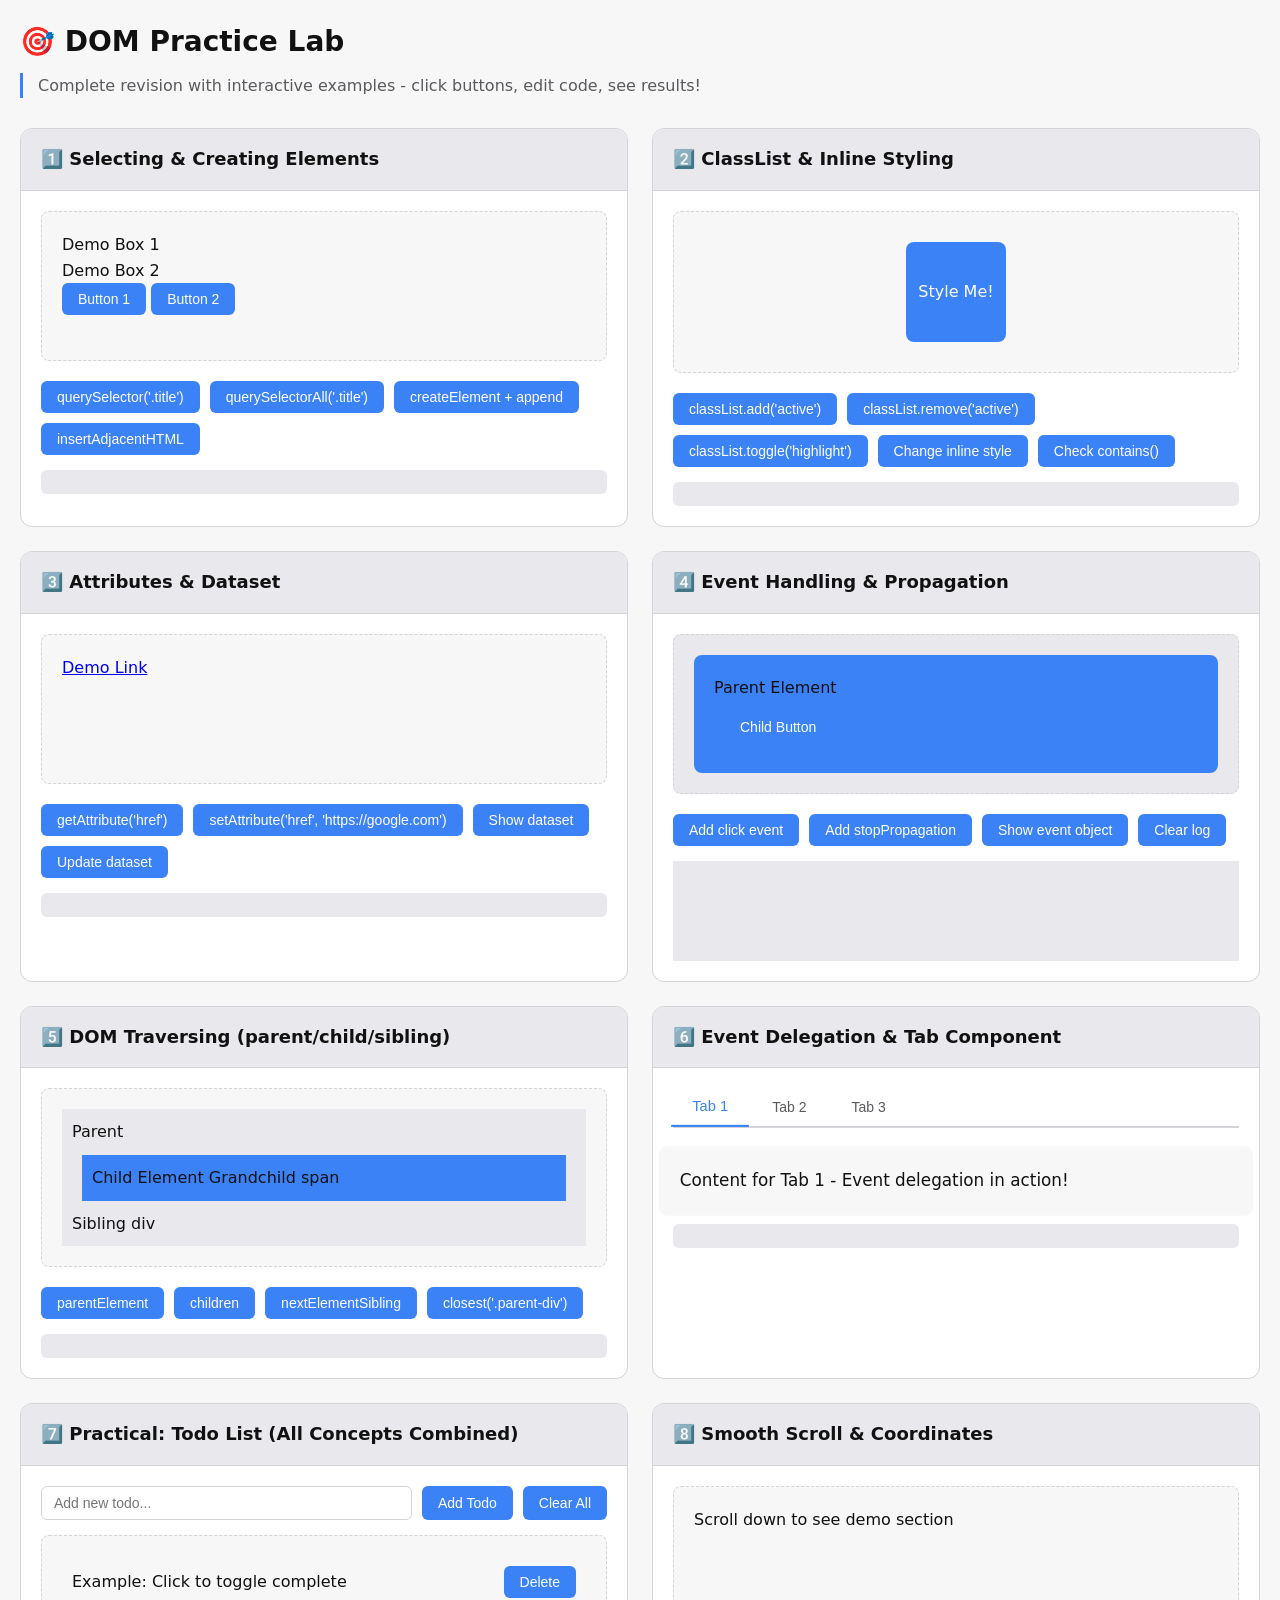
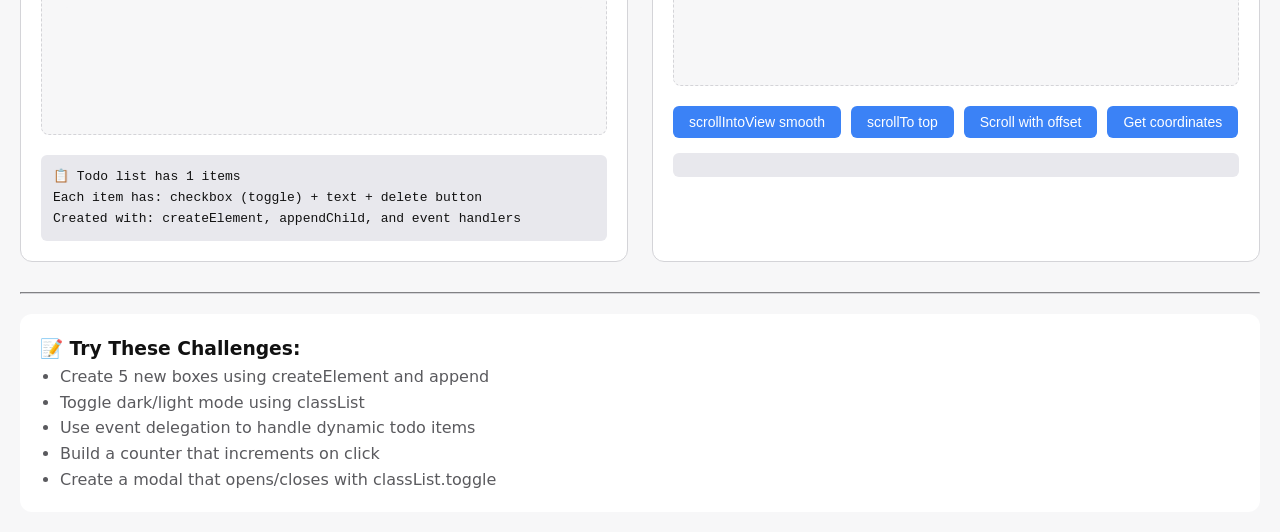
<file: Country/hlo.html>
<!DOCTYPE html>
<html lang="en">
<head>
    <meta charset="UTF-8">
    <meta name="viewport" content="width=device-width, initial-scale=1.0">
    <title>DOM Practice Lab - Complete Revision</title>
    <style>
        * {
            margin: 0;
            padding: 0;
            box-sizing: border-box;
        }

        body {
            font-family: -apple-system, BlinkMacSystemFont, 'Segoe UI', system-ui, sans-serif;
            background: var(--bg-primary);
            color: var(--text-primary);
            line-height: 1.6;
            padding: 20px;
        }

        :root {
            --bg-primary: #f7f7f8;
            --bg-secondary: #ffffff;
            --bg-tertiary: #e8e8ed;
            --text-primary: #111111;
            --text-secondary: #5a5a5e;
            --border: #d4d4d8;
            --accent: #3b82f6;
            --accent-hover: #2563eb;
            --success: #10b981;
            --danger: #ef4444;
            --warning: #f59e0b;
        }

        @media (prefers-color-scheme: dark) {
            :root {
                --bg-primary: #18181b;
                --bg-secondary: #27272a;
                --bg-tertiary: #3f3f46;
                --text-primary: #fafafa;
                --text-secondary: #a1a1aa;
                --border: #3f3f46;
            }
        }

        .container {
            max-width: 1400px;
            margin: 0 auto;
        }

        h1 {
            font-size: 28px;
            margin-bottom: 8px;
            color: var(--text-primary);
        }

        .subtitle {
            color: var(--text-secondary);
            margin-bottom: 30px;
            border-left: 3px solid var(--accent);
            padding-left: 15px;
        }

        .grid {
            display: grid;
            grid-template-columns: repeat(auto-fit, minmax(500px, 1fr));
            gap: 24px;
            margin-bottom: 30px;
        }

        .card {
            background: var(--bg-secondary);
            border: 1px solid var(--border);
            border-radius: 12px;
            overflow: hidden;
        }

        .card-header {
            padding: 16px 20px;
            background: var(--bg-tertiary);
            border-bottom: 1px solid var(--border);
            font-weight: 600;
            font-size: 18px;
        }

        .card-body {
            padding: 20px;
        }

        .demo-area {
            background: var(--bg-primary);
            border-radius: 8px;
            padding: 20px;
            margin-bottom: 20px;
            border: 1px dashed var(--border);
            min-height: 150px;
        }

        .controls {
            display: flex;
            gap: 10px;
            flex-wrap: wrap;
            margin-bottom: 15px;
        }

        button, .btn {
            padding: 8px 16px;
            background: var(--accent);
            color: white;
            border: none;
            border-radius: 6px;
            cursor: pointer;
            font-size: 14px;
            transition: all 0.2s;
        }

        button:hover {
            background: var(--accent-hover);
            transform: translateY(-1px);
        }

        .btn-secondary {
            background: var(--bg-tertiary);
            color: var(--text-primary);
        }

        .btn-danger {
            background: var(--danger);
        }

        .code-block {
            background: var(--bg-tertiary);
            padding: 12px;
            border-radius: 6px;
            font-family: 'Courier New', monospace;
            font-size: 13px;
            overflow-x: auto;
            margin-top: 10px;
        }

        input, textarea, select {
            padding: 8px 12px;
            border: 1px solid var(--border);
            border-radius: 6px;
            background: var(--bg-secondary);
            color: var(--text-primary);
            font-size: 14px;
        }

        .box {
            width: 100px;
            height: 100px;
            background: var(--accent);
            margin: 10px;
            display: inline-flex;
            align-items: center;
            justify-content: center;
            color: white;
            border-radius: 8px;
            transition: all 0.3s;
        }

        .tab-container {
            display: flex;
            gap: 5px;
            border-bottom: 2px solid var(--border);
            margin-bottom: 20px;
        }

        .tab-btn {
            padding: 10px 20px;
            background: transparent;
            color: var(--text-secondary);
            border: none;
            border-radius: 0;
        }

        .tab-btn.active {
            color: var(--accent);
            border-bottom: 2px solid var(--accent);
        }

        .content-panel {
            display: none;
            padding: 20px;
            background: var(--bg-primary);
            border-radius: 8px;
        }

        .content-panel.active {
            display: block;
        }

        .todo-item {
            display: flex;
            align-items: center;
            gap: 10px;
            padding: 10px;
            background: var(--bg-primary);
            margin-bottom: 8px;
            border-radius: 6px;
        }

        .event-log {
            background: var(--bg-tertiary);
            padding: 10px;
            height: 100px;
            overflow-y: auto;
            font-size: 12px;
            font-family: monospace;
            margin-top: 10px;
        }

        hr {
            margin: 20px 0;
            border-color: var(--border);
        }
    </style>
</head>
<body>
    <div class="container">
        <h1>🎯 DOM Practice Lab</h1>
        <div class="subtitle">Complete revision with interactive examples - click buttons, edit code, see results!</div>

        <div class="grid">
            <!-- Section 1: Selecting & Creating Elements -->
            <div class="card">
                <div class="card-header">1️⃣ Selecting & Creating Elements</div>
                <div class="card-body">
                    <div class="demo-area" id="selectDemo">
                        <div class="title">Demo Box 1</div>
                        <div class="title">Demo Box 2</div>
                        <button class="demo-btn">Button 1</button>
                        <button class="demo-btn">Button 2</button>
                    </div>
                    <div class="controls">
                        <button onclick="selectFirstTitle()">querySelector('.title')</button>
                        <button onclick="selectAllTitles()">querySelectorAll('.title')</button>
                        <button onclick="createNewElement()">createElement + append</button>
                        <button onclick="insertAdjacentHTMLExample()">insertAdjacentHTML</button>
                    </div>
                    <div class="code-block" id="selectOutput"></div>
                </div>
            </div>

            <!-- Section 2: ClassList & Styling -->
            <div class="card">
                <div class="card-header">2️⃣ ClassList & Inline Styling</div>
                <div class="card-body">
                    <div class="demo-area" style="text-align: center;">
                        <div id="styleBox" class="box">Style Me!</div>
                    </div>
                    <div class="controls">
                        <button onclick="addClass()">classList.add('active')</button>
                        <button onclick="removeClass()">classList.remove('active')</button>
                        <button onclick="toggleClass()">classList.toggle('highlight')</button>
                        <button onclick="changeInlineStyle()">Change inline style</button>
                        <button onclick="checkContains()">Check contains()</button>
                    </div>
                    <div class="code-block" id="styleOutput"></div>
                </div>
            </div>

            <!-- Section 3: Attributes & Dataset -->
            <div class="card">
                <div class="card-header">3️⃣ Attributes & Dataset</div>
                <div class="card-body">
                    <div class="demo-area">
                        <a id="demoLink" href="https://example.com" data-user-id="123" data-role="admin">Demo Link</a>
                        <div id="userInfo" style="margin-top: 10px;"></div>
                    </div>
                    <div class="controls">
                        <button onclick="getAttributeExample()">getAttribute('href')</button>
                        <button onclick="setAttributeExample()">setAttribute('href', 'https://google.com')</button>
                        <button onclick="showDataset()">Show dataset</button>
                        <button onclick="updateDataset()">Update dataset</button>
                    </div>
                    <div class="code-block" id="attrOutput"></div>
                </div>
            </div>

            <!-- Section 4: Event Handling -->
            <div class="card">
                <div class="card-header">4️⃣ Event Handling & Propagation</div>
                <div class="card-body">
                    <div class="demo-area" id="eventParent" style="background: var(--bg-tertiary); padding: 20px;">
                        <div style="background: var(--accent); padding: 20px; border-radius: 8px;">
                            Parent Element
                            <button id="eventChildBtn" style="margin: 10px; display: block;">Child Button</button>
                        </div>
                    </div>
                    <div class="controls">
                        <button onclick="addClickEvent()">Add click event</button>
                        <button onclick="addStopPropagation()">Add stopPropagation</button>
                        <button onclick="showEventObject()">Show event object</button>
                        <button onclick="clearEventLog()">Clear log</button>
                    </div>
                    <div class="event-log" id="eventLog"></div>
                </div>
            </div>

            <!-- Section 5: DOM Traversing -->
            <div class="card">
                <div class="card-header">5️⃣ DOM Traversing (parent/child/sibling)</div>
                <div class="card-body">
                    <div class="demo-area" id="traverseDemo">
                        <div class="parent-div" style="padding: 10px; background: var(--bg-tertiary);">
                            Parent
                            <div class="child-div" style="margin: 10px; padding: 10px; background: var(--accent);">
                                Child Element
                                <span class="grandchild">Grandchild span</span>
                            </div>
                            <div class="sibling">Sibling div</div>
                        </div>
                    </div>
                    <div class="controls">
                        <button onclick="getParentElement()">parentElement</button>
                        <button onclick="getChildren()">children</button>
                        <button onclick="getNextSibling()">nextElementSibling</button>
                        <button onclick="getClosest()">closest('.parent-div')</button>
                    </div>
                    <div class="code-block" id="traverseOutput"></div>
                </div>
            </div>

            <!-- Section 6: Event Delegation & Tab Component -->
            <div class="card">
                <div class="card-header">6️⃣ Event Delegation & Tab Component</div>
                <div class="card-body">
                    <div class="tab-container" id="tabContainer">
                        <button class="tab-btn active" data-tab="1">Tab 1</button>
                        <button class="tab-btn" data-tab="2">Tab 2</button>
                        <button class="tab-btn" data-tab="3">Tab 3</button>
                    </div>
                    <div class="content-panel active panel-1">Content for Tab 1 - Event delegation in action!</div>
                    <div class="content-panel panel-2">Content for Tab 2 - Click works via parent listener</div>
                    <div class="content-panel panel-3">Content for Tab 3 - No individual event listeners needed</div>
                    <div class="code-block" id="delegationOutput"></div>
                </div>
            </div>

            <!-- Section 7: Todo List (Complete DOM Practice) -->
            <div class="card">
                <div class="card-header">7️⃣ Practical: Todo List (All Concepts Combined)</div>
                <div class="card-body">
                    <div class="controls">
                        <input type="text" id="todoInput" placeholder="Add new todo..." style="flex: 1;">
                        <button onclick="addTodo()">Add Todo</button>
                        <button onclick="clearAllTodos()">Clear All</button>
                    </div>
                    <div class="demo-area" id="todoList" style="min-height: 200px;">
                        <div class="todo-item">
                            <span>Example: Click to toggle complete</span>
                            <button onclick="this.parentElement.remove()" style="margin-left: auto;">Delete</button>
                        </div>
                    </div>
                    <div class="code-block" id="todoOutput"></div>
                </div>
            </div>

            <!-- Section 8: Smooth Scroll -->
            <div class="card">
                <div class="card-header">8️⃣ Smooth Scroll & Coordinates</div>
                <div class="card-body">
                    <div class="demo-area" style="height: 200px; overflow-y: auto;" id="scrollContainer">
                        <div style="height: 300px;">Scroll down to see demo section</div>
                        <div id="targetSection" style="padding: 20px; background: var(--accent); color: white; border-radius: 8px;">
                            🎯 Target Section - Scrolled to here!
                        </div>
                        <div style="height: 300px;"></div>
                    </div>
                    <div class="controls">
                        <button onclick="smoothScrollToTarget()">scrollIntoView smooth</button>
                        <button onclick="scrollToTop()">scrollTo top</button>
                        <button onclick="scrollWithOffset()">Scroll with offset</button>
                        <button onclick="getCoordinates()">Get coordinates</button>
                    </div>
                    <div class="code-block" id="scrollOutput"></div>
                </div>
            </div>
        </div>

        <hr>

        <div style="background: var(--bg-secondary); padding: 20px; border-radius: 12px; margin-top: 20px;">
            <h3>📝 Try These Challenges:</h3>
            <ul style="margin-left: 20px; color: var(--text-secondary);">
                <li>Create 5 new boxes using createElement and append</li>
                <li>Toggle dark/light mode using classList</li>
                <li>Use event delegation to handle dynamic todo items</li>
                <li>Build a counter that increments on click</li>
                <li>Create a modal that opens/closes with classList.toggle</li>
            </ul>
        </div>
    </div>

    <script>
        // ========== SECTION 1: SELECTING ELEMENTS ==========
        function selectFirstTitle() {
            const element = document.querySelector('.title');
            document.getElementById('selectOutput').innerHTML = `querySelector('.title'): ${element ? element.outerHTML : 'Not found'}`;
            element.style.border = '2px solid var(--success)';
            setTimeout(() => element.style.border = '', 1000);
        }

        function selectAllTitles() {
            const elements = document.querySelectorAll('.title');
            const count = elements.length;
            document.getElementById('selectOutput').innerHTML = `querySelectorAll('.title'): Found ${count} elements<br>${Array.from(elements).map(el => el.outerHTML).join('<br>')}`;
            elements.forEach(el => el.style.border = '2px solid var(--warning)');
            setTimeout(() => elements.forEach(el => el.style.border = ''), 1000);
        }

        function createNewElement() {
            const newDiv = document.createElement('div');
            newDiv.textContent = `New element created at ${new Date().toLocaleTimeString()}`;
            newDiv.style.padding = '10px';
            newDiv.style.background = 'var(--success)';
            newDiv.style.color = 'white';
            newDiv.style.borderRadius = '6px';
            newDiv.style.marginTop = '10px';
            document.getElementById('selectDemo').appendChild(newDiv);
            document.getElementById('selectOutput').innerHTML = `✅ Created and appended new div using createElement + appendChild`;
        }

        function insertAdjacentHTMLExample() {
            document.getElementById('selectDemo').insertAdjacentHTML('beforeend', '<button class="demo-btn" style="background: var(--success);">New Button</button>');
            document.getElementById('selectOutput').innerHTML = `✅ Inserted new button using insertAdjacentHTML('beforeend')`;
        }

        // ========== SECTION 2: CLASS LIST & STYLING ==========
        const styleBox = document.getElementById('styleBox');
        
        function addClass() {
            styleBox.classList.add('active');
            styleBox.style.background = 'var(--success)';
            document.getElementById('styleOutput').innerHTML = `✅ classList.add('active') - Class added<br>Box now has classes: ${Array.from(styleBox.classList).join(', ')}`;
        }

        function removeClass() {
            styleBox.classList.remove('active');
            styleBox.style.background = 'var(--accent)';
            document.getElementById('styleOutput').innerHTML = `✅ classList.remove('active') - Class removed<br>Box now has classes: ${Array.from(styleBox.classList).join(', ')}`;
        }

        function toggleClass() {
            styleBox.classList.toggle('highlight');
            const hasClass = styleBox.classList.contains('highlight');
            styleBox.style.border = hasClass ? '3px solid var(--warning)' : 'none';
            document.getElementById('styleOutput').innerHTML = `✅ classList.toggle('highlight') - ${hasClass ? 'Added' : 'Removed'}`;
        }

        function changeInlineStyle() {
            const randomColor = `hsl(${Math.random() * 360}, 70%, 60%)`;
            styleBox.style.backgroundColor = randomColor;
            styleBox.style.transform = 'scale(1.1)';
            setTimeout(() => styleBox.style.transform = '', 300);
            document.getElementById('styleOutput').innerHTML = `✅ Changed inline style: backgroundColor = ${randomColor}<br>Using element.style.propertyName`;
        }

        function checkContains() {
            const hasActive = styleBox.classList.contains('active');
            document.getElementById('styleOutput').innerHTML = `✅ classList.contains('active'): ${hasActive}<br>Returns true/false based on class existence`;
        }

        // ========== SECTION 3: ATTRIBUTES & DATASET ==========
        const demoLink = document.getElementById('demoLink');
        
        function getAttributeExample() {
            const href = demoLink.getAttribute('href');
            document.getElementById('attrOutput').innerHTML = `🔗 getAttribute('href'): ${href}`;
        }

        function setAttributeExample() {
            demoLink.setAttribute('href', 'https://google.com');
            demoLink.textContent = 'Google.com (updated)';
            document.getElementById('attrOutput').innerHTML = `✅ setAttribute('href', 'https://google.com') - Href updated to: ${demoLink.getAttribute('href')}`;
        }

        function showDataset() {
            const userId = demoLink.dataset.userId;
            const role = demoLink.dataset.role;
            document.getElementById('userInfo').innerHTML = `📊 Dataset values:<br>user-id: ${userId}<br>role: ${role}`;
            document.getElementById('attrOutput').innerHTML = `📊 dataset.userId: ${userId}<br>dataset.role: ${role}<br>HTML attribute: data-user-id="${userId}" data-role="${role}"`;
        }

        function updateDataset() {
            demoLink.dataset.userId = '999';
            demoLink.dataset.role = 'super-admin';
            document.getElementById('userInfo').innerHTML = `✅ Updated dataset:<br>user-id: ${demoLink.dataset.userId}<br>role: ${demoLink.dataset.role}`;
            document.getElementById('attrOutput').innerHTML = `✅ dataset updated! Now shows user-id="999" role="super-admin"`;
        }

        // ========== SECTION 4: EVENT HANDLING ==========
        let eventLog = [];
        
        function logEvent(message) {
            eventLog.unshift(`${new Date().toLocaleTimeString()}: ${message}`);
            if (eventLog.length > 5) eventLog.pop();
            document.getElementById('eventLog').innerHTML = eventLog.map(log => `<div>${log}</div>`).join('');
        }

        function addClickEvent() {
            const btn = document.getElementById('eventChildBtn');
            btn.onclick = () => logEvent('Button clicked! (using onclick)');
            logEvent('✅ Click event added to button');
        }

        function addStopPropagation() {
            const parent = document.getElementById('eventParent');
            const child = document.getElementById('eventChildBtn');
            
            parent.onclick = () => logEvent('PARENT clicked - BUBBLING');
            child.onclick = (e) => {
                e.stopPropagation();
                logEvent('CHILD clicked - STOPPED propagation, parent WON\'T fire');
            };
            logEvent('✅ stopPropagation() added - now parent won\'t receive child clicks');
        }

        function showEventObject() {
            const btn = document.getElementById('eventChildBtn');
            btn.onclick = (e) => {
                logEvent(`Event object properties:
                - type: ${e.type}
                - target: ${e.target.tagName}
                - currentTarget: ${e.currentTarget.tagName}
                - bubbles: ${e.bubbles}`);
            };
            logEvent('✅ Click button to see full event object properties');
        }

        function clearEventLog() {
            eventLog = [];
            document.getElementById('eventLog').innerHTML = '';
            logEvent('Event log cleared');
        }

        // ========== SECTION 5: DOM TRAVERSING ==========
        function getParentElement() {
            const grandchild = document.querySelector('.grandchild');
            const parent = grandchild.parentElement;
            const grandParent = parent.parentElement;
            document.getElementById('traverseOutput').innerHTML = `🔝 Traversing UP:<br>
            Grandchild → parentElement: ${parent.tagName} with class "${parent.className}"<br>
            → parentElement again: ${grandParent.tagName} with class "${grandParent.className}"`;
        }

        function getChildren() {
            const parent = document.querySelector('.parent-div');
            const children = parent.children;
            document.getElementById('traverseOutput').innerHTML = `👶 Traversing DOWN (children):<br>
            Parent has ${children.length} children elements<br>
            ${Array.from(children).map((child, i) => `${i + 1}. ${child.tagName} - class: "${child.className}"`).join('<br>')}`;
        }

        function getNextSibling() {
            const child = document.querySelector('.child-div');
            const next = child.nextElementSibling;
            document.getElementById('traverseOutput').innerHTML = `➡️ Traversing SIDEWAYS:<br>
            Current: ${child.tagName}<br>
            nextElementSibling: ${next ? next.tagName + ' with text "' + next.textContent.trim() + '"' : 'None'}`;
        }

        function getClosest() {
            const grandchild = document.querySelector('.grandchild');
            const closest = grandchild.closest('.parent-div');
            document.getElementById('traverseOutput').innerHTML = `🔍 closest('.parent-div'):<br>
            Starting from ${grandchild.tagName}<br>
            Found ancestor: ${closest.tagName} with class "${closest.className}"<br>
            (closest searches UP the tree for matching selector)`;
        }

        // ========== SECTION 6: EVENT DELEGATION & TAB COMPONENT ==========
        const tabContainer = document.getElementById('tabContainer');
        
        tabContainer.addEventListener('click', (e) => {
            const clickedTab = e.target.closest('.tab-btn');
            if (!clickedTab) return;
            
            // Remove active from all tabs
            document.querySelectorAll('.tab-btn').forEach(tab => tab.classList.remove('active'));
            document.querySelectorAll('.content-panel').forEach(panel => panel.classList.remove('active'));
            
            // Activate clicked tab
            clickedTab.classList.add('active');
            const panelNum = clickedTab.dataset.tab;
            document.querySelector(`.panel-${panelNum}`).classList.add('active');
            
            document.getElementById('delegationOutput').innerHTML = `✅ Event delegation in action!<br>
            Clicked tab ${panelNum} - Single parent listener handles all tabs.<br>
            Method: e.target.closest('.tab-btn') then activate via dataset.`;
        });

        // ========== SECTION 7: TODO LIST (PRACTICAL DOM) ==========
        function addTodo() {
            const input = document.getElementById('todoInput');
            const text = input.value.trim();
            if (!text) return;
            
            const todoDiv = document.createElement('div');
            todoDiv.className = 'todo-item';
            
            const checkbox = document.createElement('input');
            checkbox.type = 'checkbox';
            checkbox.style.marginRight = '10px';
            
            const span = document.createElement('span');
            span.textContent = text;
            span.style.flex = '1';
            
            const deleteBtn = document.createElement('button');
            deleteBtn.textContent = 'Delete';
            deleteBtn.style.marginLeft = 'auto';
            deleteBtn.onclick = function() {
                todoDiv.remove();
                updateTodoOutput();
            };
            
            checkbox.onchange = function() {
                span.style.textDecoration = this.checked ? 'line-through' : 'none';
                span.style.opacity = this.checked ? '0.6' : '1';
                updateTodoOutput();
            };
            
            todoDiv.appendChild(checkbox);
            todoDiv.appendChild(span);
            todoDiv.appendChild(deleteBtn);
            
            document.getElementById('todoList').appendChild(todoDiv);
            input.value = '';
            updateTodoOutput();
        }
        
        function clearAllTodos() {
            const todoList = document.getElementById('todoList');
            while (todoList.firstChild) {
                todoList.removeChild(todoList.firstChild);
            }
            updateTodoOutput();
        }
        
        function updateTodoOutput() {
            const todos = document.querySelectorAll('#todoList .todo-item');
            document.getElementById('todoOutput').innerHTML = `📋 Todo list has ${todos.length} items<br>
            ${todos.length > 0 ? 'Each item has: checkbox (toggle) + text + delete button' : 'Add some todos!'}<br>
            Created with: createElement, appendChild, and event handlers`;
        }
        
        // ========== SECTION 8: SMOOTH SCROLL ==========
        function smoothScrollToTarget() {
            const target = document.getElementById('targetSection');
            target.scrollIntoView({
                behavior: 'smooth',
                block: 'center'
            });
            document.getElementById('scrollOutput').innerHTML = `✅ scrollIntoView with behavior: 'smooth'<br>Element scrolled smoothly into view`;
        }
        
        function scrollToTop() {
            window.scrollTo({
                top: 0,
                behavior: 'smooth'
            });
            document.getElementById('scrollOutput').innerHTML = `✅ window.scrollTo({ top: 0, behavior: 'smooth' })<br>Scrolled page to top`;
        }
        
        function scrollWithOffset() {
            const target = document.getElementById('targetSection');
            const headerOffset = 60;
            const elementPosition = target.getBoundingClientRect().top;
            const offsetPosition = elementPosition + window.pageYOffset - headerOffset;
            
            window.scrollTo({
                top: offsetPosition,
                behavior: 'smooth'
            });
            document.getElementById('scrollOutput').innerHTML = `✅ Scroll with offset using getBoundingClientRect()<br>
            Calculated position with ${headerOffset}px offset to account for fixed headers`;
        }
        
        function getCoordinates() {
            const target = document.getElementById('targetSection');
            const rect = target.getBoundingClientRect();
            document.getElementById('scrollOutput').innerHTML = `📐 getBoundingClientRect() coordinates:<br>
            top: ${rect.top}px<br>
            left: ${rect.left}px<br>
            width: ${rect.width}px<br>
            height: ${rect.height}px<br>
            (relative to viewport)`;
        }
        
        // Initialize output displays
        updateTodoOutput();
        
        // Add some initial styling for demo
        const style = document.createElement('style');
        style.textContent = `
            .active { transform: scale(1.05); transition: all 0.3s; }
            .highlight { border: 3px solid var(--warning); box-shadow: 0 0 10px rgba(245, 158, 11, 0.3); }
            .todo-item:hover { background: var(--bg-tertiary); transition: all 0.2s; }
            button:active { transform: scale(0.98); }
        `;
        document.head.appendChild(style);
        
        console.log('✅ DOM Practice Lab Ready! Try all the buttons and experiment!');
    </script>
</body>
</html>
</file>
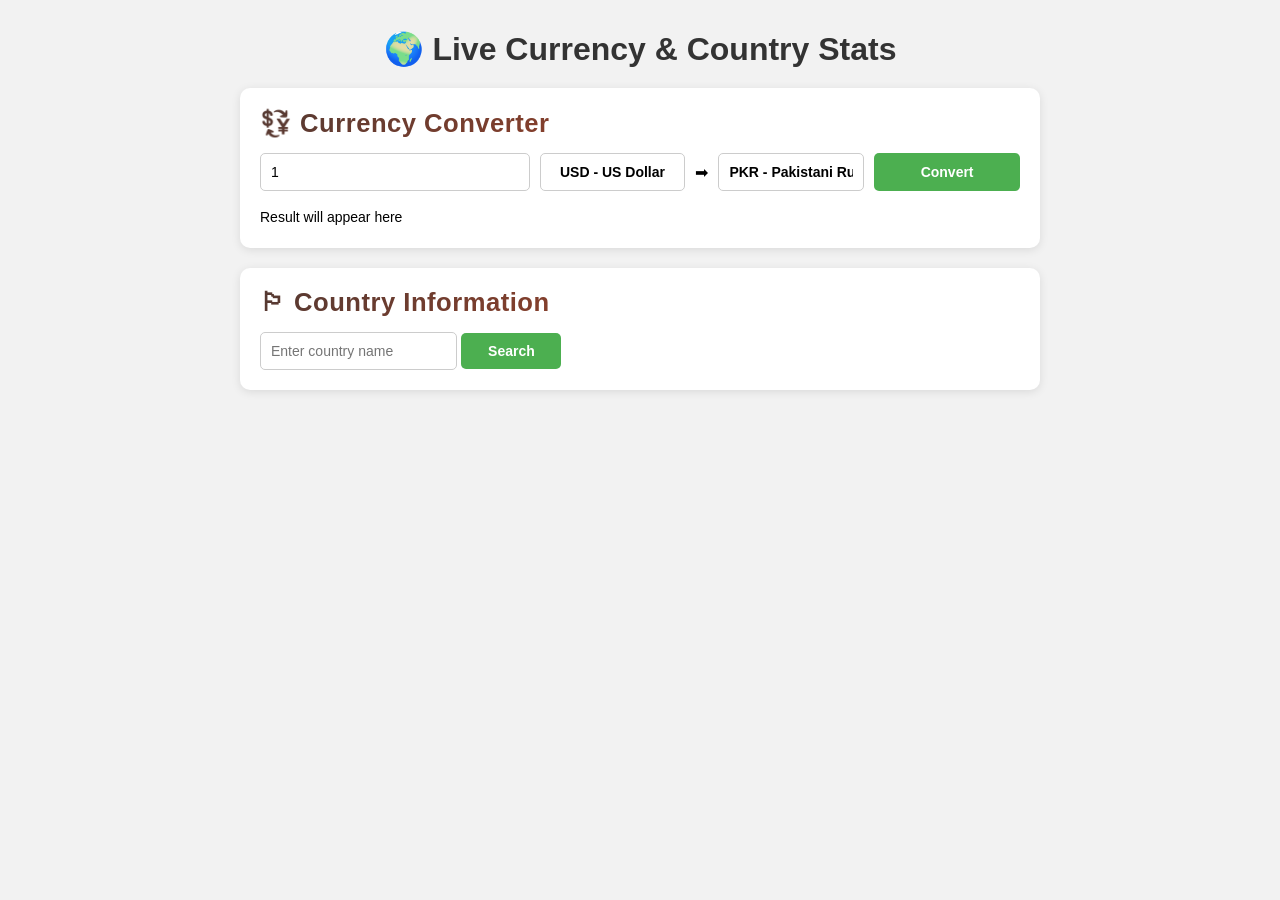
<file: Country/index1.html>
<!DOCTYPE html>
<html lang="en">
<head>
  <meta charset="UTF-8" />
  <meta name="viewport" content="width=device-width, initial-scale=1.0"/>
  <title>Live Currency & Country Stats</title>
  <link rel="stylesheet" href="style.css" />
</head>
<body>

  <div class="container">

    <h1>🌍 Live Currency & Country Stats</h1>

    <!-- Currency Converter -->
    <div class="card">
      <h2>💱 Currency Converter</h2>

      <div class="converter">
        <input type="number" id="amount" value="1" />

        <select id="fromCurrency">
          <option value="USD">USD</option>
          <option value="PKR">PKR</option>
          <option value="EUR">EUR</option>
          <option value="INR">INR</option>
        </select>

        <span>➡</span>

        <select id="toCurrency">
          <option value="PKR">PKR</option>
          <option value="USD">USD</option>
          <option value="EUR">EUR</option>
          <option value="INR">INR</option>
        </select>

        <button id="convertBtn">Convert</button>
      </div>

      <p id="result">Result will appear here</p>
    </div>

    <!-- Country Info -->
    <div class="card">
      <h2>🏳 Country Information</h2>

      <input type="text" id="countryInput" placeholder="Enter country name" />
      <button id="searchBtn">Search</button>

      <div id="countryBox"></div>
    </div>

  </div>

  <script src="script.js"></script>
</body>
</html>
</file>
<file: Country/style.css>
/* ==========================================
   🌐 GLOBAL SETUP & CORE BODY STYLES
   ========================================== */
* {
  margin: 0;
  padding: 0;
  box-sizing: border-box;
  max-width: 100%;
}

/* 🚫 Left-right horizontal scroll protection */
html, body {
  width: 100%;
  max-width: 100%;
  overflow-x: hidden;
}

body {
  font-family: Arial, sans-serif;
  background: #f2f2f2;
  padding: 30px 15px; 
}

.container {
  max-width: 800px;
  margin: auto;
  width: 100%;
}

img {
  max-width: 100%;
  height: auto;
}

/* ==========================================
   Typography & Typography Brand Color
   ========================================== */
h1 {
  text-align: center;
  margin-bottom: 20px;
  color: #333;
}

/* Heading styles - Premium Dark-Rust Colors 🎯 */
h2 {
  white-space: nowrap;
  overflow: hidden;
  text-overflow: ellipsis;
  font-size: calc(1.2rem + 0.5vw);
  margin-bottom: 15px;
  background: linear-gradient(135deg, #543932 0%, #ce4823 100%);
  -webkit-background-clip: text;
  -webkit-text-fill-color: transparent;
  font-weight: 700;
  letter-spacing: 0.5px;
}

.card {
  background: white;
  padding: 20px;
  margin-bottom: 20px;
  border-radius: 10px;
  box-shadow: 0 2px 10px rgba(0,0,0,0.1);
  width: 100%;
}

/* ==========================================
   📦 CONVERTER ROW & CONTROLS LAYOUT
   ========================================== */
.converter {
  display: flex;
  gap: 5px;            
  flex-wrap: wrap;     
  align-items: center;
  width: 100%;
}

.search-box {
  display: flex;
  gap: 10px;
  flex-wrap: wrap;
  align-items: center;
  width: 100%;
}

/* Input, Select, Button Form Controls Settings */
input, select, button {
  padding: 10px 4px;   
  border-radius: 5px;
  border: 1px solid #ccc;
  font-size: 13px;     
  box-sizing: border-box;
}

input {
  flex: 1.1;
  min-width: 55px;     
}

/* ==========================================
   🎯 FLAG ICON IMAGE & SELECT FIELDS DYNAMICS
   ========================================== */
.select-box {
  display: flex;
  align-items: center;
  gap: 3px;
  flex: 1;
}

.flag-icon {
  width: 25px;
  height: 25px;
  border-radius: 50%;
  object-fit: cover;
  border: 1px solid #ddd;
  flex-shrink: 0;
}

select {
  flex: 1;
  min-width: 55px;     
  max-width: 68px;           /* Safe lock mobile configuration */
  cursor: pointer;
  background-color: #fff;
  font-weight: bold;
  border: none;              /* Clear look border box cut */
  text-align: center;
  padding-right: 2px;
  
  /* 🚫 ARROW REMOVAL SYSTEM (MOBILE) */
  -webkit-appearance: none;  /* Safari/Chrome */
  -moz-appearance: none;     /* Firefox */
  appearance: none;          /* Modern Standard Browsers */
}

/* Internet Explorer Custom Native Arrow Hack */
select::-ms-expand {
  display: none;
}

.arrow-box {
  display: flex;
  justify-content: center;
  align-items: center;
  flex-shrink: 0;      
}

.arrow {
  font-size: 13px;     
}

/* Convert Action Trigger configuration */
#convertBtn {
  flex: 1 1 100%;      
  background: #4caf50;
  color: white;
  cursor: pointer;
  border: none;
  font-weight: bold;
  margin-top: 6px;     
  padding: 11px;
}

button {
  flex: 1;
  min-width: 100px;
  background: #4caf50;
  color: white;
  cursor: pointer;
  border: none;
  font-weight: bold;
}

button:disabled {
  opacity: 0.7;
}

/*Result Box Typography Setup*/
#result {
  margin-top: 15px; 
  font-size: 14px; 
  line-height: 1.6;
}

/* ==========================================
   🥰 FAMILY MEMBER DEDICATION CARD COMPONENT
   ========================================== */
.dedication-card {
  position: relative;
  background: linear-gradient(135deg, #fff8e1, #fff);
  padding: 25px;
  border-radius: 15px;
  margin-bottom: 20px;
  text-align: center;
  width: 100%;
}

.dedication-card h2 {
  white-space: normal; 
  word-wrap: break-word;
}

/* 🔥 Parent Frame Container Setup - Border perfectly lock karne ke liye */
.photo-frame {
  width: 150px;
  height: 150px;
  border-radius: 50%;
  border: 3px solid gold;
  margin: 0 auto 15px auto; /* Center alignment */
  overflow: hidden;         /* 🚫 Kisi bhi cheez ko is circle se baahir nahi nikalne dega */
  display: flex;
  justify-content: center;
  align-items: center;
  background: #fff;         /* Fallback background color */
}

/* 🎯 Inside Photo Logic - Parent ke andar auto-adjust aur safe zoom */
.photo-frame img {
  width: 100%;
  height: 100%;
  object-fit: cover;
  object-position: center;
  display: block;
  
  /* 🚀 Zoom-In Hack: Image andar hi thodi si bari ho kar top black line ko chhupa degi */
  transform: scale(1.08); 
}

/* Close Button Asset - Fixed Mobile Squishing & Perfect Circle 🎯 */
.close-btn {
  position: absolute;
  top: 10px;
  right: 10px;
  width: 24px;         
  min-width: 24px;
  height: 24px;        
  border: none;
  border-radius: 50%;  
  background: #ff3b3b;
  color: white;
  font-size: 11px;     
  font-weight: bold;
  display: flex;
  justify-content: center;
  align-items: center;
  cursor: pointer;
  transition: 0.2s ease;
  z-index: 10;         
}

.close-btn:hover {
  background: #e60000;
  transform: scale(1.1); /* Smooth modern scale effect */
}

/* ==========================================
   🏳 RESEARCH SUB-CARD INFO LAYOUT
   ========================================== */
.country-card {
  margin-top: 15px;
  padding: 15px;
  background: #fafafa;
  border-radius: 10px;
  text-align: center;
  animation: fadeIn 0.4s ease;
}

.country-card img {
  width: 90px;
  border: 2px solid #111;
  margin-bottom: 10px;
}

/* ==========================================
   🌀 WEB ANIMATIONS SYSTEMS
   ========================================== */
.loading-spinner {
  width: 16px;
  height: 16px;
  border: 2px solid white;
  border-top: 2px solid transparent;
  border-radius: 50%;
  display: inline-block;
  animation: spin 0.1s linear infinite;
  margin-right: 6px;
}

@keyframes spin {
  to { transform: rotate(360deg); }
}

@keyframes fadeIn {
  from { opacity: 0; transform: translateY(10px); }
  to { opacity: 1; transform: translateY(0); }
}

/* ==========================================
   💻 DESKTOP & LAPTOP SCREEN BREAKPOINT
   ========================================== */
@media (min-width: 768px) {
  body {
    padding: 30px;
  }

  .converter {
    flex-wrap: nowrap; 
    gap: 10px;
  }

  input, select, button {
    font-size: 14px;
    padding: 10px;
  }
  
  input {
    flex: 2;          
  }

  .select-box {
    gap: 6px;
  }

  .flag-icon {
    width: 30px;
    height: 30px;
  }

  select {
    max-width: 160px;   /* Expanded view text bounds */
    border: 1px solid #ccc;
    
    /* 🚫 ARROW REMOVAL SYSTEM (DESKTOP) */
    -webkit-appearance: none;
    -moz-appearance: none;
    appearance: none;
  }

  #convertBtn {
    flex: 1;           
    margin-top: 0;
  }

  .arrow {
    font-size: 18px;   
  }
}
</file>
